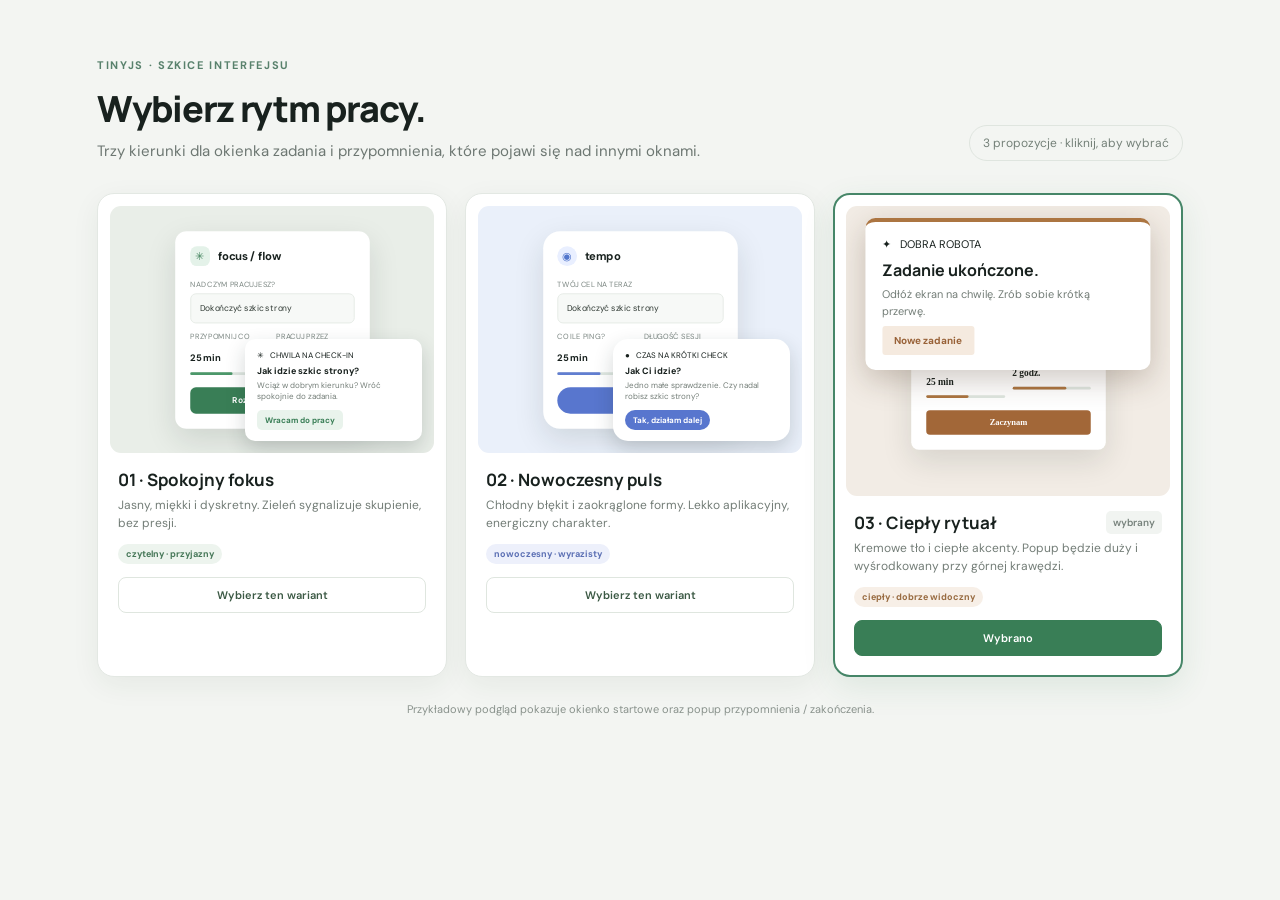
<file: index.html>
<!doctype html>
<html lang="pl">
<head>
<meta charset="utf-8"><meta name="viewport" content="width=device-width,initial-scale=1">
<title>Skup się — propozycje projektu</title>
<style>
@import url('https://fonts.googleapis.com/css2?family=DM+Sans:wght@400;500;600;700&family=Manrope:wght@400;500;600;700;800&display=swap');
:root{font-family:'DM Sans',sans-serif;color:#18211e;background:#f3f5f2;font-synthesis:none}*{box-sizing:border-box}body{margin:0}.wrap{max-width:1150px;margin:auto;padding:58px 32px 70px}.eyebrow{text-transform:uppercase;letter-spacing:.15em;font-size:11px;font-weight:700;color:#58816c}.head{display:flex;justify-content:space-between;align-items:end;margin:12px 0 32px;gap:24px}h1{font:800 36px Manrope,sans-serif;letter-spacing:-1.3px;margin:0 0 8px}.head p{color:#6d7772;margin:0;font-size:15px}.count{font-size:12px;color:#748078;border:1px solid #dfe5df;border-radius:99px;padding:9px 13px;white-space:nowrap}.choices{display:grid;grid-template-columns:repeat(3,1fr);gap:18px}.choice{background:white;border:1px solid #e3e8e3;border-radius:17px;padding:12px;box-shadow:0 8px 28px #233a2710;transition:.2s}.choice.selected{border:2px solid #468668;padding:11px;box-shadow:0 10px 32px #31744c1c}.preview{height:247px;border-radius:11px;display:grid;place-items:center;overflow:hidden;position:relative}.preview.a{background:#e9eee8}.preview.b{background:#eaf0fa}.preview.c{background:#f2ece5}.mini{width:207px;background:#fff;border-radius:12px;padding:16px;box-shadow:0 12px 32px #15281c20;transform:scale(.94)}.mini-top{display:flex;align-items:center;gap:8px;font-weight:700;font-size:12px;margin-bottom:14px}.mark{width:21px;height:21px;background:#e4f2e9;color:#44845e;border-radius:7px;display:grid;place-items:center;font-size:12px}.mini-label{font-size:8px;color:#7a8580;margin:9px 0 5px}.mini-input{font-size:9px;color:#313b35;background:#f7f9f7;border:1px solid #e6ebe6;border-radius:6px;padding:9px}.sliders{display:grid;grid-template-columns:1fr 1fr;gap:8px}.meter{height:3px;background:#dfe7e1;border-radius:8px;margin-top:7px}.meter i{display:block;width:54%;height:100%;background:#4c986a;border-radius:8px}.meter i.long{width:69%}.mini-btn{background:#397e56;color:white;border-radius:6px;text-align:center;padding:8px;margin-top:13px;font-size:9px;font-weight:700}.mini.bmini{border-radius:18px;padding:16px 15px}.bmini .mark{border-radius:50%;background:#e9efff;color:#5276cc}.bmini .meter i{background:#617ed1}.bmini .mini-btn{background:#5876ce;border-radius:99px}.cmini{border-radius:8px;font-family:Georgia,serif}.cmini .mark{background:#f8ebdd;color:#a46c37;border-radius:4px}.cmini .mini-btn{background:#a26738;border-radius:4px}.pop{position:absolute;right:12px;bottom:12px;width:177px;border-radius:10px;padding:11px 12px;background:white;box-shadow:0 8px 20px #1c2c2830;font-size:8px}.pop strong{display:block;font-size:9px;margin:5px 0 3px}.pop span{color:#737d77;line-height:1.45;display:block}.pop .popbtn{display:inline-block;margin-top:7px;background:#e9f3ec;color:#397e56;padding:5px 8px;border-radius:5px;font-weight:700}.b .pop{border-radius:15px}.b .pop .popbtn{background:#5876ce;color:white;border-radius:99px}.c .pop{border-radius:5px;border-top:2px solid #ac7541}.c .pop .popbtn{background:#f5eadf;color:#986137;border-radius:3px}.tag{display:inline-block;margin-top:10px;border-radius:99px;padding:4px 8px;background:#edf4ee;color:#477859;font-size:9px;font-weight:700}.content{padding:15px 8px 8px}.name{display:flex;align-items:center;justify-content:space-between;font:700 17px Manrope,sans-serif;margin-bottom:5px}.name small{font:600 10px 'DM Sans',sans-serif;color:#77827c;background:#f1f4f1;padding:5px 7px;border-radius:5px}.desc{font-size:12px;color:#737d77;line-height:1.5;min-height:38px}.select{width:100%;border:1px solid #dfe6df;background:white;color:#3b5944;padding:10px;border-radius:8px;font:600 11px 'DM Sans';margin-top:13px;cursor:pointer}.selected .select{background:#397e56;border-color:#397e56;color:white}.footer{color:#89928c;text-align:center;font-size:11px;margin-top:25px}@media(max-width:800px){.choices{grid-template-columns:1fr}.preview{height:260px}.head{align-items:start;flex-direction:column}.wrap{padding:34px 17px}}
/* Wybrany kierunek: duży, centralny popup w ciepłej palecie. */
.preview.c{height:290px}.c .pop{top:12px;bottom:auto;left:50%;right:auto;transform:translateX(-50%);width:min(88%,290px);padding:15px 17px;border-top:4px solid #ac7541;border-radius:10px;font-size:11px;box-shadow:0 10px 30px #422a1740}.c .pop strong{font:700 16px Manrope,sans-serif;margin:8px 0 5px}.c .pop span{font-size:11px;line-height:1.5}.c .pop .popbtn{padding:8px 12px;font-size:10px}
</style></head><body><main class="wrap"><div class="eyebrow">TinyJS · szkice interfejsu</div><header class="head"><div><h1>Wybierz rytm pracy.</h1><p>Trzy kierunki dla okienka zadania i przypomnienia, które pojawi się nad innymi oknami.</p></div><div class="count">3 propozycje · kliknij, aby wybrać</div></header><section class="choices">
<article class="choice" onclick="choose(this)"><div class="preview a"><div class="mini"><div class="mini-top"><span class="mark">✳</span> focus / flow</div><div class="mini-label">NAD CZYM PRACUJESZ?</div><div class="mini-input">Dokończyć szkic strony</div><div class="sliders"><div><div class="mini-label">PRZYPOMNIJ CO</div><b style="font-size:10px">25 min</b><div class="meter"><i></i></div></div><div><div class="mini-label">PRACUJ PRZEZ</div><b style="font-size:10px">2 godz.</b><div class="meter"><i class="long"></i></div></div></div><div class="mini-btn">Rozpocznij sesję →</div></div><div class="pop"><div>✳ &nbsp; CHWILA NA CHECK-IN</div><strong>Jak idzie szkic strony?</strong><span>Wciąż w dobrym kierunku? Wróć spokojnie do zadania.</span><div class="popbtn">Wracam do pracy</div></div></div><div class="content"><div class="name">01 · Spokojny fokus</div><div class="desc">Jasny, miękki i dyskretny. Zieleń sygnalizuje skupienie, bez presji.</div><span class="tag">czytelny · przyjazny</span><button class="select">Wybierz ten wariant</button></div></article>
<article class="choice"><div class="preview b"><div class="mini bmini"><div class="mini-top"><span class="mark">◉</span> tempo</div><div class="mini-label">TWÓJ CEL NA TERAZ</div><div class="mini-input">Dokończyć szkic strony</div><div class="sliders"><div><div class="mini-label">CO ILE PING?</div><b style="font-size:10px">25 min</b><div class="meter"><i></i></div></div><div><div class="mini-label">DŁUGOŚĆ SESJI</div><b style="font-size:10px">2 godz.</b><div class="meter"><i class="long"></i></div></div></div><div class="mini-btn">Start</div></div><div class="pop"><div>● &nbsp; CZAS NA KRÓTKI CHECK</div><strong>Jak Ci idzie?</strong><span>Jedno małe sprawdzenie. Czy nadal robisz szkic strony?</span><div class="popbtn">Tak, działam dalej</div></div></div><div class="content"><div class="name">02 · Nowoczesny puls</div><div class="desc">Chłodny błękit i zaokrąglone formy. Lekko aplikacyjny, energiczny charakter.</div><span class="tag" style="background:#edf0fb;color:#5c70b4">nowoczesny · wyrazisty</span><button class="select">Wybierz ten wariant</button></div></article>
<article class="choice selected" onclick="choose(this)"><div class="preview c"><div class="mini cmini"><div class="mini-top"><span class="mark">✦</span> mały rytuał</div><div class="mini-label">DZISIAJ SKUPIAM SIĘ NA</div><div class="mini-input">Dokończyć szkic strony</div><div class="sliders"><div><div class="mini-label">PRZERWA NA ODDECH</div><b style="font-size:10px">25 min</b><div class="meter"><i style="background:#ac7541"></i></div></div><div><div class="mini-label">CZAS DLA ZADANIA</div><b style="font-size:10px">2 godz.</b><div class="meter"><i class="long" style="background:#ac7541"></i></div></div></div><div class="mini-btn">Zaczynam</div></div><div class="pop"><div>✦ &nbsp; DOBRA ROBOTA</div><strong>Zadanie ukończone.</strong><span>Odłóż ekran na chwilę. Zrób sobie krótką przerwę.</span><div class="popbtn">Nowe zadanie</div></div></div><div class="content"><div class="name">03 · Ciepły rytuał <small>wybrany</small></div><div class="desc">Kremowe tło i ciepłe akcenty. Popup będzie duży i wyśrodkowany przy górnej krawędzi.</div><span class="tag" style="background:#f7efe7;color:#986b40">ciepły · dobrze widoczny</span><button class="select">Wybrano</button></div></article>
</section><div class="footer">Przykładowy podgląd pokazuje okienko startowe oraz popup przypomnienia / zakończenia.</div></main><script>function choose(el){document.querySelectorAll('.choice').forEach(x=>{x.classList.remove('selected');x.querySelector('button').textContent='Wybierz ten wariant'});el.classList.add('selected');el.querySelector('button').textContent='Wybrano'}</script></body></html>
</file>
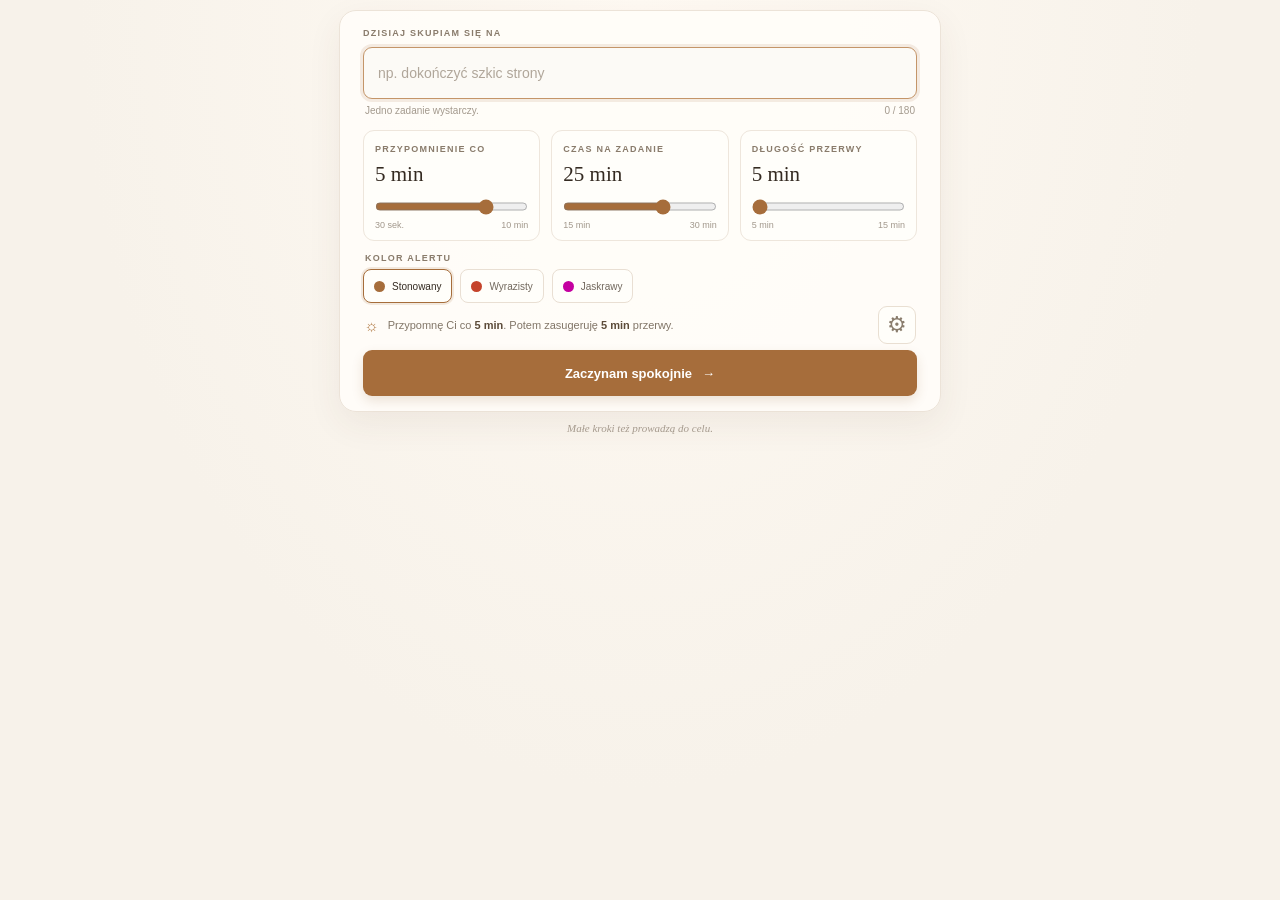
<file: src/frontend/index.html>
<!doctype html>
<html lang="pl">
<head>
  <meta charset="utf-8">
  <meta name="viewport" content="width=device-width, initial-scale=1">
  <meta name="theme-color" content="#f7f2ea">
  <title>Kindly Reminder</title>
  <link rel="stylesheet" href="styles.css">
</head>
<body>
  <main class="app-shell">
    <form id="task-form" class="task-card">
      <label class="field-label" for="task">DZISIAJ SKUPIAM SIĘ NA</label>
      <input id="task" class="task-input" type="text" maxlength="180" placeholder="np. dokończyć szkic strony" autocomplete="off" autofocus required>
      <div class="field-hint"><span>Jedno zadanie wystarczy.</span><span id="char-count">0 / 180</span></div>

      <div class="settings-grid">
        <label class="setting" for="interval">
          <span class="setting-title">PRZYPOMNIENIE CO</span>
          <span class="setting-value"><strong id="interval-value">5 min</strong></span>
          <input id="interval" type="range" min="0" max="4" step="1" value="3">
          <span class="range-ends"><span>30 sek.</span><span>10 min</span></span>
        </label>
        <label class="setting" for="duration">
          <span class="setting-title">CZAS NA ZADANIE</span>
          <span class="setting-value"><strong id="duration-value">25 min</strong></span>
          <input id="duration" type="range" min="15" max="30" step="5" value="25">
          <span class="range-ends"><span>15 min</span><span>30 min</span></span>
        </label>
        <label class="setting" for="break">
          <span class="setting-title">DŁUGOŚĆ PRZERWY</span>
          <span class="setting-value"><strong id="break-value">5 min</strong></span>
          <input id="break" type="range" min="5" max="15" step="5" value="5">
          <span class="range-ends"><span>5 min</span><span>15 min</span></span>
        </label>
      </div>

      <fieldset class="tone-picker">
        <legend>KOLOR ALERTU</legend>
        <div class="tone-options">
          <button class="tone-option selected" type="button" data-tone="muted" aria-pressed="true">
            <span class="tone-swatch muted-swatch"></span><span>Stonowany</span>
          </button>
          <button class="tone-option" type="button" data-tone="vivid" aria-pressed="false">
            <span class="tone-swatch vivid-swatch"></span><span>Wyrazisty</span>
          </button>
          <button class="tone-option" type="button" data-tone="bright" aria-pressed="false">
            <span class="tone-swatch bright-swatch"></span><span>Jaskrawy</span>
          </button>
        </div>
      </fieldset>

      <div class="plan-note"><span aria-hidden="true">☼</span><span>Przypomnę Ci co <b id="plan-interval">5 min</b>. Potem zasugeruję <b id="plan-break">5 min</b> przerwy.</span><button id="settings-button" class="gear-button" type="button" title="Wygląd przypomnienia" aria-label="Wygląd przypomnienia">⚙</button></div>
      <button class="primary-button" type="submit"><span>Zaczynam spokojnie</span><span aria-hidden="true">→</span></button>
      <p id="form-error" class="error" role="alert" hidden></p>
    </form>

    <section id="active-card" class="active-card" hidden>
      <div class="active-top"><span class="live-dot"></span> SESJA W TOKU</div>
      <h2 id="active-task"></h2>
      <div class="active-meta"><span>Pozostało</span><strong id="time-left">—</strong></div>
      <div class="progress-track"><span id="progress"></span></div>
      <p class="active-hint">Możesz zamknąć to okno. Przypomnienia będą działać w tle.</p>
      <button id="stop-button" class="quiet-button" type="button">Zakończ sesję</button>
    </section>

    <footer>Małe kroki też prowadzą do celu.</footer>
  </main>
  <script src="app.js"></script>
</body>
</html>
</file>
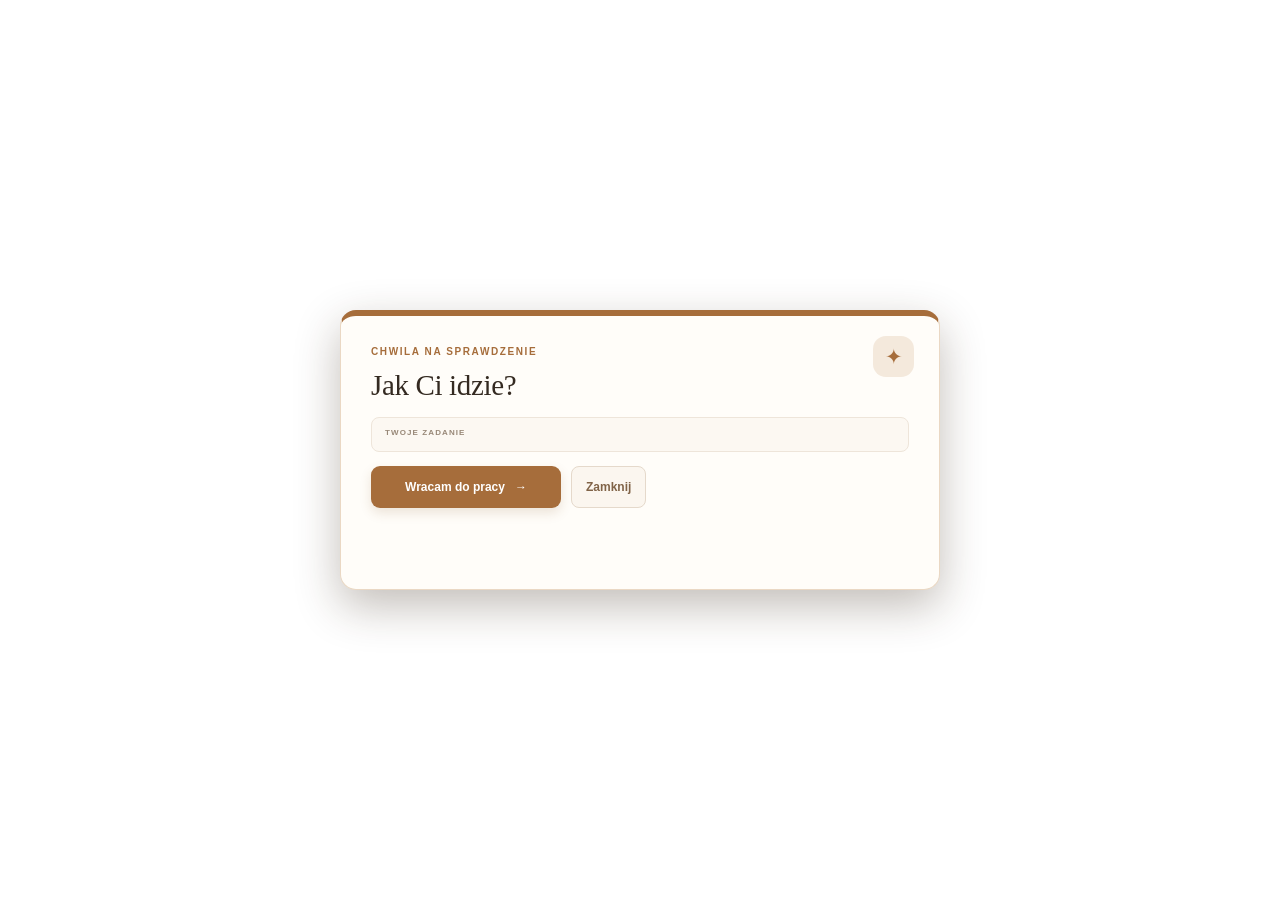
<file: src/frontend/popup.html>
<!doctype html>
<html lang="pl">
<head>
  <meta charset="utf-8">
  <meta name="viewport" content="width=device-width, initial-scale=1">
  <title>Kindly Reminder</title>
  <link rel="stylesheet" href="styles.css">
</head>
<body class="popup-body">
  <main id="popup-card" class="popup-card">
    <div id="popup-icon" class="popup-icon" aria-hidden="true">✦</div>
    <div id="popup-eyebrow" class="popup-eyebrow">CHWILA NA SPRAWDZENIE</div>
    <h1 id="popup-title">Jak Ci idzie?</h1>
    <p id="popup-message" class="popup-message"></p>
    <div class="popup-task"><span>TWOJE ZADANIE</span><strong id="popup-task"></strong></div>
    <div class="popup-actions">
      <button id="primary-action" class="primary-button" type="button">Wracam do pracy <span>→</span></button>
      <button id="secondary-action" class="quiet-button" type="button">Zamknij</button>
    </div>
    <p id="break-note" class="break-note" hidden>Odejdź na chwilę od ekranu. Zasłużona przerwa też jest częścią pracy.</p>
  </main>
  <script src="popup.js"></script>
</body>
</html>
</file>
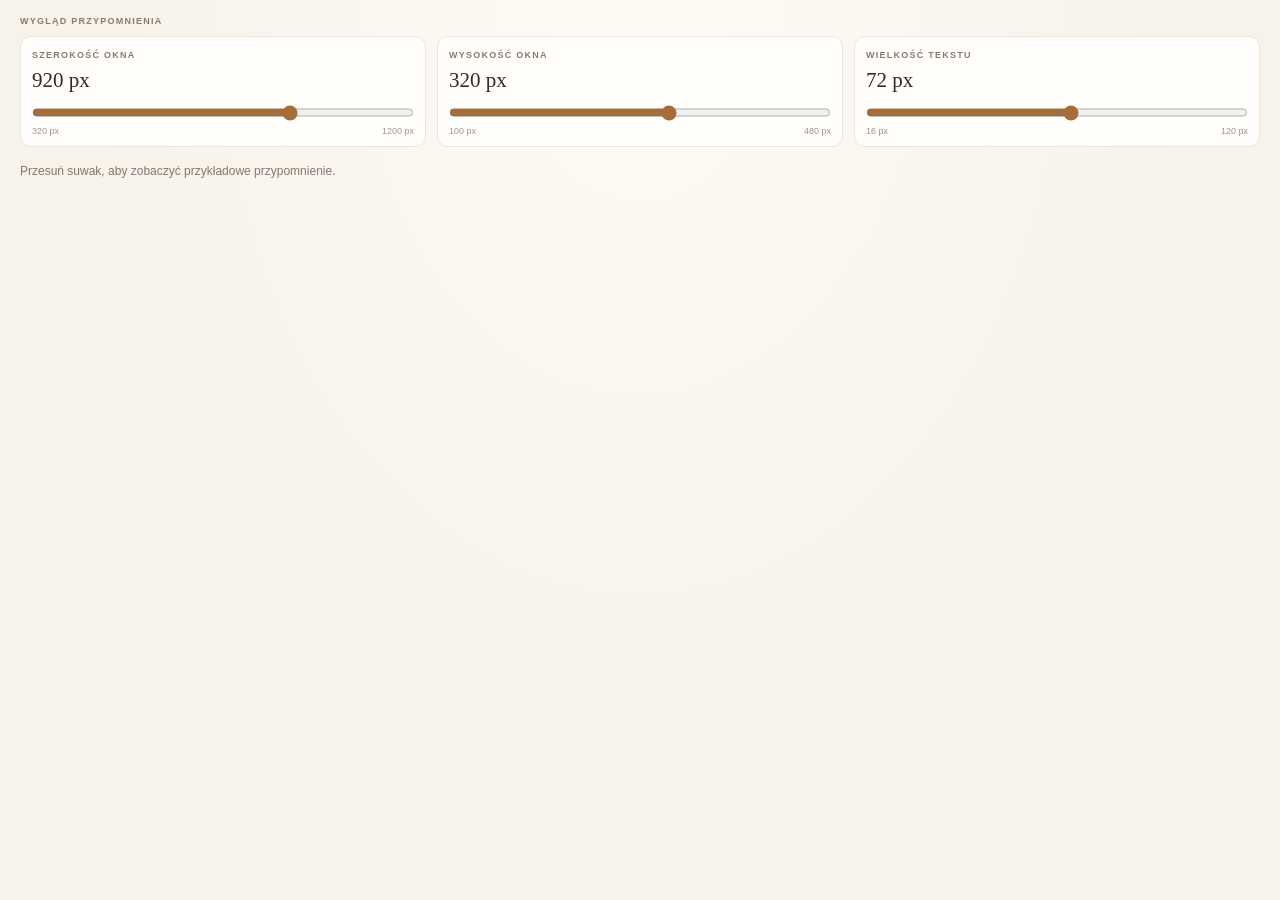
<file: src/frontend/settings.html>
<!doctype html>
<html lang="pl">
<head>
  <meta charset="utf-8">
  <meta name="viewport" content="width=device-width, initial-scale=1">
  <title>Wygląd przypomnienia</title>
  <link rel="stylesheet" href="styles.css">
</head>
<body>
  <main class="settings-shell">
    <div class="field-label">WYGLĄD PRZYPOMNIENIA</div>
      <div class="settings-grid">
        <label class="setting" for="reminder-width">
          <span class="setting-title">SZEROKOŚĆ OKNA</span>
          <span class="setting-value"><strong id="reminder-width-value">920 px</strong></span>
          <input id="reminder-width" type="range" min="320" max="1200" step="20" value="920">
          <span class="range-ends"><span>320 px</span><span>1200 px</span></span>
        </label>
        <label class="setting" for="reminder-height">
          <span class="setting-title">WYSOKOŚĆ OKNA</span>
          <span class="setting-value"><strong id="reminder-height-value">320 px</strong></span>
          <input id="reminder-height" type="range" min="100" max="480" step="10" value="320">
          <span class="range-ends"><span>100 px</span><span>480 px</span></span>
        </label>
        <label class="setting" for="reminder-font">
          <span class="setting-title">WIELKOŚĆ TEKSTU</span>
          <span class="setting-value"><strong id="reminder-font-value">72 px</strong></span>
          <input id="reminder-font" type="range" min="16" max="120" step="2" value="72">
          <span class="range-ends"><span>16 px</span><span>120 px</span></span>
        </label>
      </div>
    <p class="active-hint">Przesuń suwak, aby zobaczyć przykładowe przypomnienie.</p>
  </main>
  <script src="settings.js"></script>
</body>
</html>
</file>
<file: src/frontend/styles.css>
:root {
  color-scheme: light;
  --ink: #342a21;
  --muted: #83786c;
  --faint: #a3998d;
  --paper: #fffdf9;
  --canvas: #f7f2ea;
  --line: #e9dfd2;
  --accent: #a66d3b;
  --accent-dark: #89552d;
  --accent-pale: #f4e9dc;
  font-family: -apple-system, BlinkMacSystemFont, "Segoe UI", sans-serif;
  font-synthesis: none;
  text-rendering: optimizeLegibility;
  -webkit-font-smoothing: antialiased;
}
* { box-sizing: border-box; }
html, body { min-height: 100%; }
body { margin: 0; color: var(--ink); background: radial-gradient(ellipse at 50% 0%, #fffaf3 0, var(--canvas) 62%); }
button, textarea, input { font: inherit; }
button { cursor: pointer; }
.app-shell { max-width: 650px; margin: 0 auto; padding: 10px 24px 2px; }
.brand-row { display: flex; align-items: center; gap: 11px; min-height: 44px; user-select: none; }
.brand-mark { display: grid; place-items: center; width: 37px; height: 37px; border-radius: 12px; color: var(--accent); background: #f1e3d2; font-size: 19px; }
.brand-name { font-size: 14px; font-weight: 750; letter-spacing: -.2px; }
.brand-caption { color: var(--muted); font-size: 10px; margin-top: 3px; }
.today-pill { margin-left: auto; padding: 8px 10px; border: 1px solid var(--line); border-radius: 99px; color: #8a7d6d; font-size: 8px; font-weight: 700; letter-spacing: 1px; }
.tiny-dot { display: inline-block; width: 6px; height: 6px; margin-right: 5px; vertical-align: 1px; border-radius: 50%; background: #b98a5b; }
.intro { margin: 35px 0 23px; }
.eyebrow { color: var(--accent); font-size: 9px; font-weight: 800; letter-spacing: 1.9px; }
.intro h1 { margin: 10px 0 9px; font-family: Georgia, "Times New Roman", serif; font-size: 35px; line-height: 1.08; font-weight: 500; letter-spacing: -.8px; }
.intro p { max-width: 430px; margin: 0; color: var(--muted); font-size: 13px; line-height: 1.55; }
.gear-button { flex: none; margin: -8px 0 -6px auto; width: 38px; height: 38px; padding: 0; border: 1px solid var(--line); border-radius: 9px; color: #8a7d6d; background: #fffefa; font-size: 22px; line-height: 1; }
.gear-button:hover { border-color: #c5a17e; color: var(--accent); }
.settings-shell { padding: 16px 20px 4px; }
.settings-shell .settings-grid { margin-top: 10px; }
.task-card, .active-card { padding: 17px 23px 15px; border: 1px solid #ece3d8; border-radius: 17px; background: rgba(255,253,249,.95); box-shadow: 0 12px 35px rgba(88,62,37,.07); }
.field-label, .setting-title { display: block; color: #897b6b; font-size: 9px; font-weight: 800; letter-spacing: 1.25px; }
.task-input { display: block; width: 100%; height: 52px; margin-top: 9px; padding: 12px 14px; border: 1px solid #e6ddd2; border-radius: 9px; outline: none; color: var(--ink); background: #fcfaf6; font-size: 14px; transition: border-color .18s, box-shadow .18s; }
.task-input:focus { border-color: #c49569; box-shadow: 0 0 0 3px rgba(166,109,59,.12); }
.task-input::placeholder { color: #b0a69a; }
.field-hint { display: flex; justify-content: space-between; margin: 6px 2px 0; color: var(--faint); font-size: 10px; }
.settings-grid { display: grid; grid-template-columns: repeat(3, minmax(0, 1fr)); gap: 11px; margin-top: 14px; }
.setting { min-width: 0; padding: 13px 11px 10px; border: 1px solid #eee6dc; border-radius: 11px; background: #fffefa; }
.setting-value { display: block; margin-top: 8px; color: var(--muted); font-size: 12px; }
.setting-value strong { color: var(--ink); font-family: Georgia, serif; font-size: 21px; font-weight: 500; }
input[type="range"] { display: block; width: 100%; height: 17px; margin: 11px 0 5px; accent-color: var(--accent); cursor: pointer; }
.range-ends { display: flex; justify-content: space-between; color: #a1978b; font-size: 9px; }
.plan-note { display: flex; align-items: center; gap: 9px; margin: 11px 1px 12px; color: #817567; font-size: 11px; line-height: 1.45; }
.plan-note > span:first-child { color: #b17a45; font-size: 16px; line-height: 14px; }
.plan-note b { color: #5c4b39; font-weight: 700; }
.tone-picker { min-width: 0; margin: 12px 0 0; padding: 0; border: 0; }
.tone-picker legend { margin-bottom: 6px; color: #897b6b; font-size: 9px; font-weight: 800; letter-spacing: 1.25px; }
.tone-options { display: flex; gap: 8px; }
.tone-option { display: flex; align-items: center; gap: 7px; min-height: 34px; padding: 6px 10px; border: 1px solid #e9dfd3; border-radius: 8px; color: #72685d; background: #fffefa; font-size: 10px; cursor: pointer; }
.tone-option:hover { border-color: #c5a17e; }
.tone-option.selected { border-color: var(--accent); box-shadow: 0 0 0 2px color-mix(in srgb, var(--accent) 14%, transparent); color: var(--ink); }
.tone-swatch { width: 11px; height: 11px; border-radius: 50%; }
.muted-swatch { background: #a66d3b; }
.vivid-swatch { background: #c5432b; }
.bright-swatch { background: #c400a0; }
.primary-button { display: flex; justify-content: center; align-items: center; gap: 10px; width: 100%; min-height: 46px; padding: 11px 16px; border: 0; border-radius: 9px; color: white; background: var(--accent); box-shadow: 0 5px 12px rgba(127,78,36,.15); font-size: 13px; font-weight: 700; transition: background .15s, transform .15s; }
.primary-button:hover { background: var(--accent-dark); transform: translateY(-1px); }
.primary-button:active { transform: translateY(0); }
.error { margin: 11px 0 0; color: #a54430; font-size: 12px; }
.active-card { border-color: #e9dac8; }
.active-top { color: var(--accent); font-size: 9px; font-weight: 800; letter-spacing: 1.4px; }
.live-dot { display: inline-block; width: 7px; height: 7px; margin-right: 5px; border-radius: 50%; background: #b97a42; box-shadow: 0 0 0 4px #f5e9dc; }
.active-card h2 { margin: 16px 0 19px; font: 500 25px/1.25 Georgia, serif; overflow-wrap: anywhere; }
.active-meta { display: flex; justify-content: space-between; color: var(--muted); font-size: 12px; }
.active-meta strong { color: var(--ink); font-size: 14px; }
.progress-track { height: 5px; margin-top: 9px; border-radius: 5px; background: #eee5da; overflow: hidden; }
.progress-track span { display: block; width: 0; height: 100%; border-radius: inherit; background: #b9824c; transition: width .4s; }
.active-hint { color: var(--muted); font-size: 12px; line-height: 1.5; margin: 15px 0 17px; }
.quiet-button { min-height: 40px; padding: 9px 14px; border: 1px solid #e5d9cb; border-radius: 8px; color: #806347; background: #fbf6ef; font-size: 12px; font-weight: 650; }
.quiet-button:hover { background: #f4e9dc; }
.active-card .quiet-button { width: 100%; }
footer { padding-top: 10px; color: #a59a8d; text-align: center; font-family: Georgia, serif; font-size: 11px; font-style: italic; }
[hidden] { display: none !important; }

.popup-body { min-height: 100vh; display: grid; place-items: center; background: transparent; padding: 12px; }
.popup-card { position: relative; width: min(100%, 600px); min-height: 280px; padding: 25px 30px 22px; border: 1px solid #ead8c4; border-top: 6px solid var(--accent); border-radius: 16px; background: #fffdf9; box-shadow: 0 16px 45px rgba(54,36,20,.3); animation: arrive .24s ease-out; }
.popup-icon { position: absolute; top: 20px; right: 25px; display: grid; place-items: center; width: 41px; height: 41px; border-radius: 13px; color: var(--accent); background: var(--accent-pale); font-size: 21px; }
.popup-eyebrow { padding-top: 5px; color: var(--accent); font-size: 10px; font-weight: 800; letter-spacing: 1.6px; }
.popup-card h1 { max-width: 475px; margin: 12px 0 7px; font: 500 29px/1.12 Georgia, serif; letter-spacing: -.35px; }
.popup-message { max-width: 495px; margin: 0; color: #75695d; font-size: 13px; line-height: 1.5; }
.popup-task { margin-top: 16px; padding: 10px 13px; border: 1px solid #eee5da; border-radius: 8px; background: #fcf8f2; }
.popup-task span { display: block; margin-bottom: 4px; color: #988878; font-size: 8px; font-weight: 800; letter-spacing: 1.1px; }
.popup-task strong { display: block; overflow: hidden; color: #504337; font-size: 12px; font-weight: 650; text-overflow: ellipsis; white-space: nowrap; }
.popup-actions { display: flex; gap: 10px; margin-top: 14px; }
.popup-actions .primary-button { width: auto; min-width: 190px; min-height: 42px; padding: 10px 17px; font-size: 12px; }
.popup-actions .quiet-button { min-height: 42px; }
.break-note { margin: 13px 0 0; color: #766652; font-size: 11px; line-height: 1.4; }
.popup-card.complete { min-height: 305px; border-top-width: 8px; }
.popup-card.complete h1 { font-size: 32px; }
.popup-card.complete .popup-icon { color: #fff; background: #a66d3b; }
body[data-tone="vivid"] { --accent: #c5432b; --accent-dark: #9f301e; --accent-pale: #fae7e1; }
body[data-tone="bright"] { --accent: #c400a0; --accent-dark: #950078; --accent-pale: #f9e5f5; }
body[data-tone="muted"] { --focus-bg: #a77b4e; }
body[data-tone="vivid"] { --focus-bg: #d94032; }
body[data-tone="bright"] { --focus-bg: #dc00b3; }
.popup-body.focus-mode { height: 100vh; padding: 0; overflow: hidden; }
.popup-card.reminder-mode {
  display: flex;
  align-items: center;
  justify-content: center;
  width: 100vw;
  height: 100vh;
  min-height: 0;
  overflow: hidden;
  padding: calc(38px * var(--scale, 1)) calc(64px * var(--scale, 1));
  border: 0;
  border-radius: calc(21px * var(--scale, 1));
  color: #fff;
  background: var(--focus-bg, #a77b4e);
  box-shadow: 0 20px 54px rgba(35,18,9,.36);
  text-align: center;
}
.popup-card.reminder-mode > :not(#popup-title) { display: none !important; }
.popup-card.reminder-mode h1 {
  max-width: 100%;
  margin: 0;
  color: #fff;
  font-family: -apple-system, BlinkMacSystemFont, "Segoe UI", sans-serif;
  font-weight: 800;
  line-height: 1.02;
  letter-spacing: calc(-2.8px * var(--scale, 1));
  overflow-wrap: anywhere;
  text-shadow: 0 2px 1px rgba(38,13,24,.1);
}
@keyframes arrive { from { opacity: 0; transform: translateY(-10px) scale(.985); } to { opacity: 1; transform: translateY(0) scale(1); } }

@media (max-width: 600px) {
  .app-shell { padding: 20px 18px; }
  .today-pill { font-size: 7px; }
  .intro { margin-top: 27px; }
  .intro h1 { font-size: 31px; }
  .task-card, .active-card { padding: 16px; }
  .settings-grid { gap: 7px; }
  .setting { padding: 11px 8px 9px; }
  .setting-title { font-size: 8px; letter-spacing: .8px; }
  .tone-options { gap: 5px; }
  .tone-option { gap: 5px; padding: 6px 7px; font-size: 9px; }
  .popup-card { padding: 22px 20px 19px; }
  .popup-card h1 { max-width: 80%; font-size: 25px; }
  .popup-message { max-width: 90%; }
}
</file>
